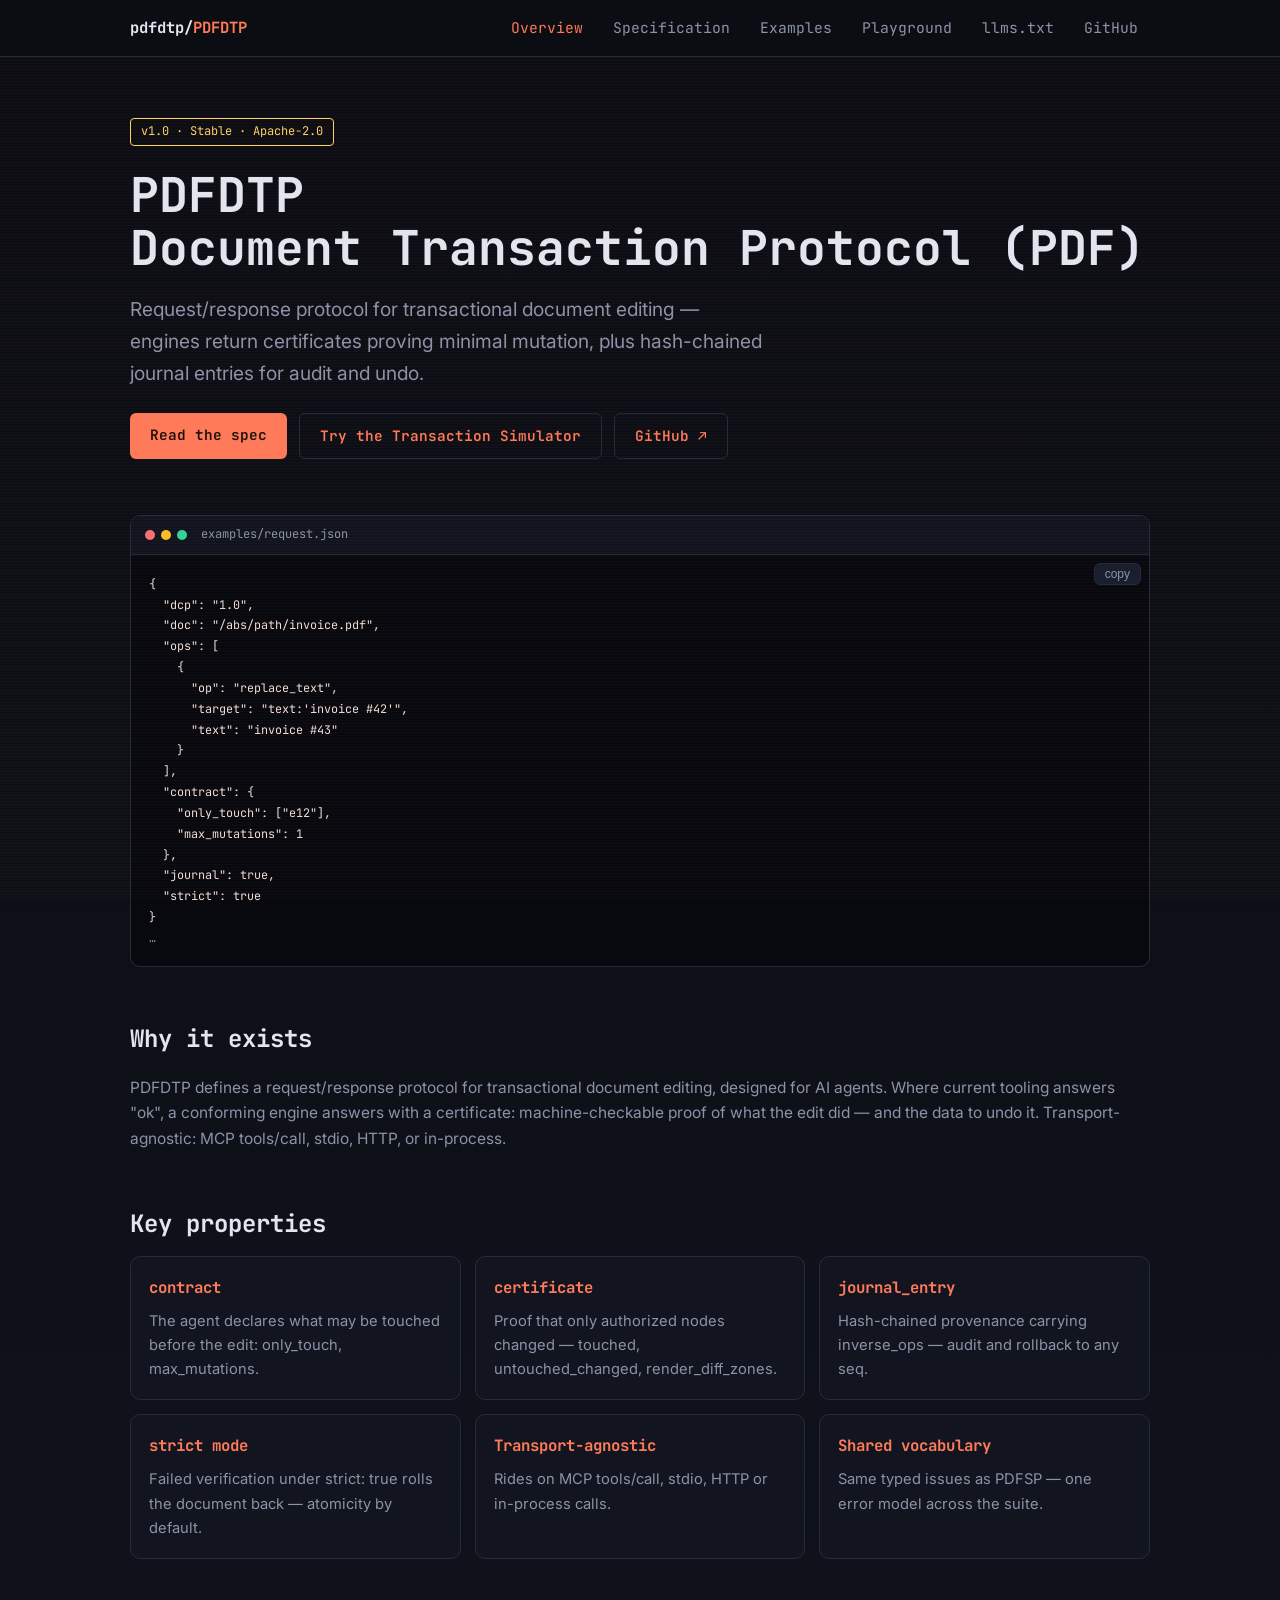
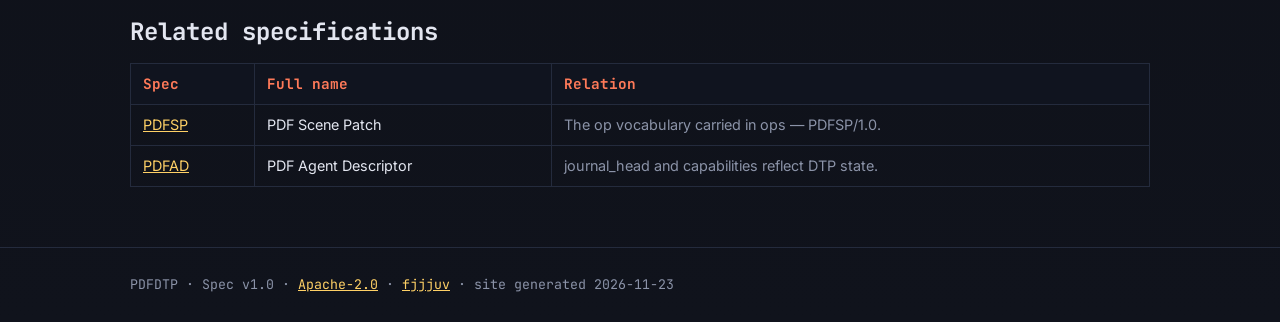
<file: index.html>
<!DOCTYPE html><html lang="en"><head>
<meta charset="utf-8"><meta name="viewport" content="width=device-width,initial-scale=1">
<link rel="icon" href="data:image/svg+xml,%3Csvg xmlns='http://www.w3.org/2000/svg' viewBox='0 0 32 32'%3E%3Crect width='32' height='32' rx='7' fill='%23ff7a59'/%3E%3Ctext x='16' y='22' font-family='monospace' font-size='17' font-weight='bold' text-anchor='middle' fill='%230a0f14'%3EP%3C/text%3E%3C/svg%3E">
<title>Document Transaction Protocol (PDF) — PDFDTP specification</title>
<meta name="description" content="Request/response protocol for transactional document editing — engines return certificates proving minimal mutation, plus hash-chained journal entries for audit and undo.">
<meta name="keywords" content="PDF, transaction protocol, certificate, journal, audit, rollback, AI agents, MCP, specification, pdfdtp">
<meta name="author" content="fjjjuv">
<meta name="robots" content="index,follow,max-image-preview:large">
<meta name="google-site-verification" content="nocbSCyC5NzmpgTq9Kfx1Qlyb-241ZbIsLIIe8kpEl4">
<link rel="canonical" href="https://fjjjuv.github.io/pdfdtp/">
<meta property="og:type" content="article"><meta property="og:title" content="Document Transaction Protocol (PDF) — PDFDTP specification">
<meta property="og:description" content="Request/response protocol for transactional document editing — engines return certificates proving minimal mutation, plus hash-chained journal entries for audit and undo."><meta property="og:url" content="https://fjjjuv.github.io/pdfdtp/">
<meta name="twitter:card" content="summary"><meta name="twitter:title" content="Document Transaction Protocol (PDF) — PDFDTP specification">
<script type="application/ld+json">{"@context":"https://schema.org","@type":"TechArticle","headline":"Document Transaction Protocol (PDF)","description":"Request/response protocol for transactional document editing — engines return certificates proving minimal mutation, plus hash-chained journal entries for audit and undo.","author":{"@type":"Person","name":"fjjjuv","url":"https://github.com/fjjjuv"},"license":"https://www.apache.org/licenses/LICENSE-2.0","codeRepository":"https://github.com/fjjjuv/pdfdtp","version":"1.0","inLanguage":"en"}</script>
<link rel="stylesheet" href="assets/style.css?v=5">
<link rel="preconnect" href="https://fonts.googleapis.com">
<link href="https://fonts.googleapis.com/css2?family=Inter:wght@400;600;700&family=JetBrains+Mono:wght@400;700&display=swap" rel="stylesheet">
</head><body>
<nav><div class="wrap"><a class="brand" href="index.html"><b>pdfdtp/</b>PDFDTP</a><div class="spacer"></div><a class="link active" href="index.html">Overview</a><a class="link" href="spec.html">Specification</a><a class="link" href="examples.html">Examples</a><a class="link" href="playground.html">Playground</a><a class="link" href="llms.txt">llms.txt</a><a class="link" href="https://github.com/fjjjuv/pdfdtp">GitHub</a><button class="burger" aria-label="menu">≡</button></div></nav>
<header class="hero"><div class="wrap">
<div class="kicker" style="display:none"></div>
<div class="badge">v1.0 · Stable · Apache-2.0</div>
<h1>PDFDTP<br><span class="grad">Document Transaction Protocol (PDF)</span></h1>
<p class="lede">Request/response protocol for transactional document editing — engines return certificates proving minimal mutation, plus hash-chained journal entries for audit and undo.</p>
<div class="cta"><a class="btn pri" href="spec.html">Read the spec</a><a class="btn sec" href="playground.html">Try the Transaction Simulator</a><a class="btn sec" href="https://github.com/fjjjuv/pdfdtp">GitHub ↗</a></div>
</div></header>
<section class="wrap"><div class="term"><div class="bar"><span class="dot" style="background:#f87171"></span><span class="dot" style="background:#fbbf24"></span><span class="dot" style="background:#34d399"></span><span style="margin-left:8px">examples/request.json</span></div><pre><code>{
  "dcp": "1.0",
  "doc": "/abs/path/invoice.pdf",
  "ops": [
    {
      "op": "replace_text",
      "target": "text:'invoice #42'",
      "text": "invoice #43"
    }
  ],
  "contract": {
    "only_touch": ["e12"],
    "max_mutations": 1
  },
  "journal": true,
  "strict": true
}&nbsp;
<span class='mut'>…</span></code></pre></div></section>
<section class="wrap"><h2>Why it exists</h2><p class="mut">PDFDTP defines a request/response protocol for transactional document editing, designed for AI agents. Where current tooling answers "ok", a conforming engine answers with a certificate: machine-checkable proof of what the edit did — and the data to undo it. Transport-agnostic: MCP tools/call, stdio, HTTP, or in-process.</p>
<h2>Key properties</h2><div class="grid"><div class="card"><h3>contract</h3><p>The agent declares what may be touched before the edit: only_touch, max_mutations.</p></div><div class="card"><h3>certificate</h3><p>Proof that only authorized nodes changed — touched, untouched_changed, render_diff_zones.</p></div><div class="card"><h3>journal_entry</h3><p>Hash-chained provenance carrying inverse_ops — audit and rollback to any seq.</p></div><div class="card"><h3>strict mode</h3><p>Failed verification under strict: true rolls the document back — atomicity by default.</p></div><div class="card"><h3>Transport-agnostic</h3><p>Rides on MCP tools/call, stdio, HTTP or in-process calls.</p></div><div class="card"><h3>Shared vocabulary</h3><p>Same typed issues as PDFSP — one error model across the suite.</p></div></div></section>
<section class="wrap"><h2>Related specifications</h2><div class="tblwrap"><table><tr><th>Spec</th><th>Full name</th><th>Relation</th></tr><tr><td><a href="https://github.com/fjjjuv/pdfsp">PDFSP</a></td><td>PDF Scene Patch</td><td class="mut">The op vocabulary carried in ops — PDFSP/1.0.</td></tr><tr><td><a href="https://github.com/fjjjuv/pdfad">PDFAD</a></td><td>PDF Agent Descriptor</td><td class="mut">journal_head and capabilities reflect DTP state.</td></tr></table></div>
</section>
<footer><div class="wrap">PDFDTP · Spec v1.0 · <a href="https://github.com/fjjjuv/pdfdtp/blob/main/LICENSE">Apache-2.0</a> · <a href="https://github.com/fjjjuv">fjjjuv</a> · site generated 2026-11-23</div></footer>
<script src="assets/main.js"></script></body></html>
</file>
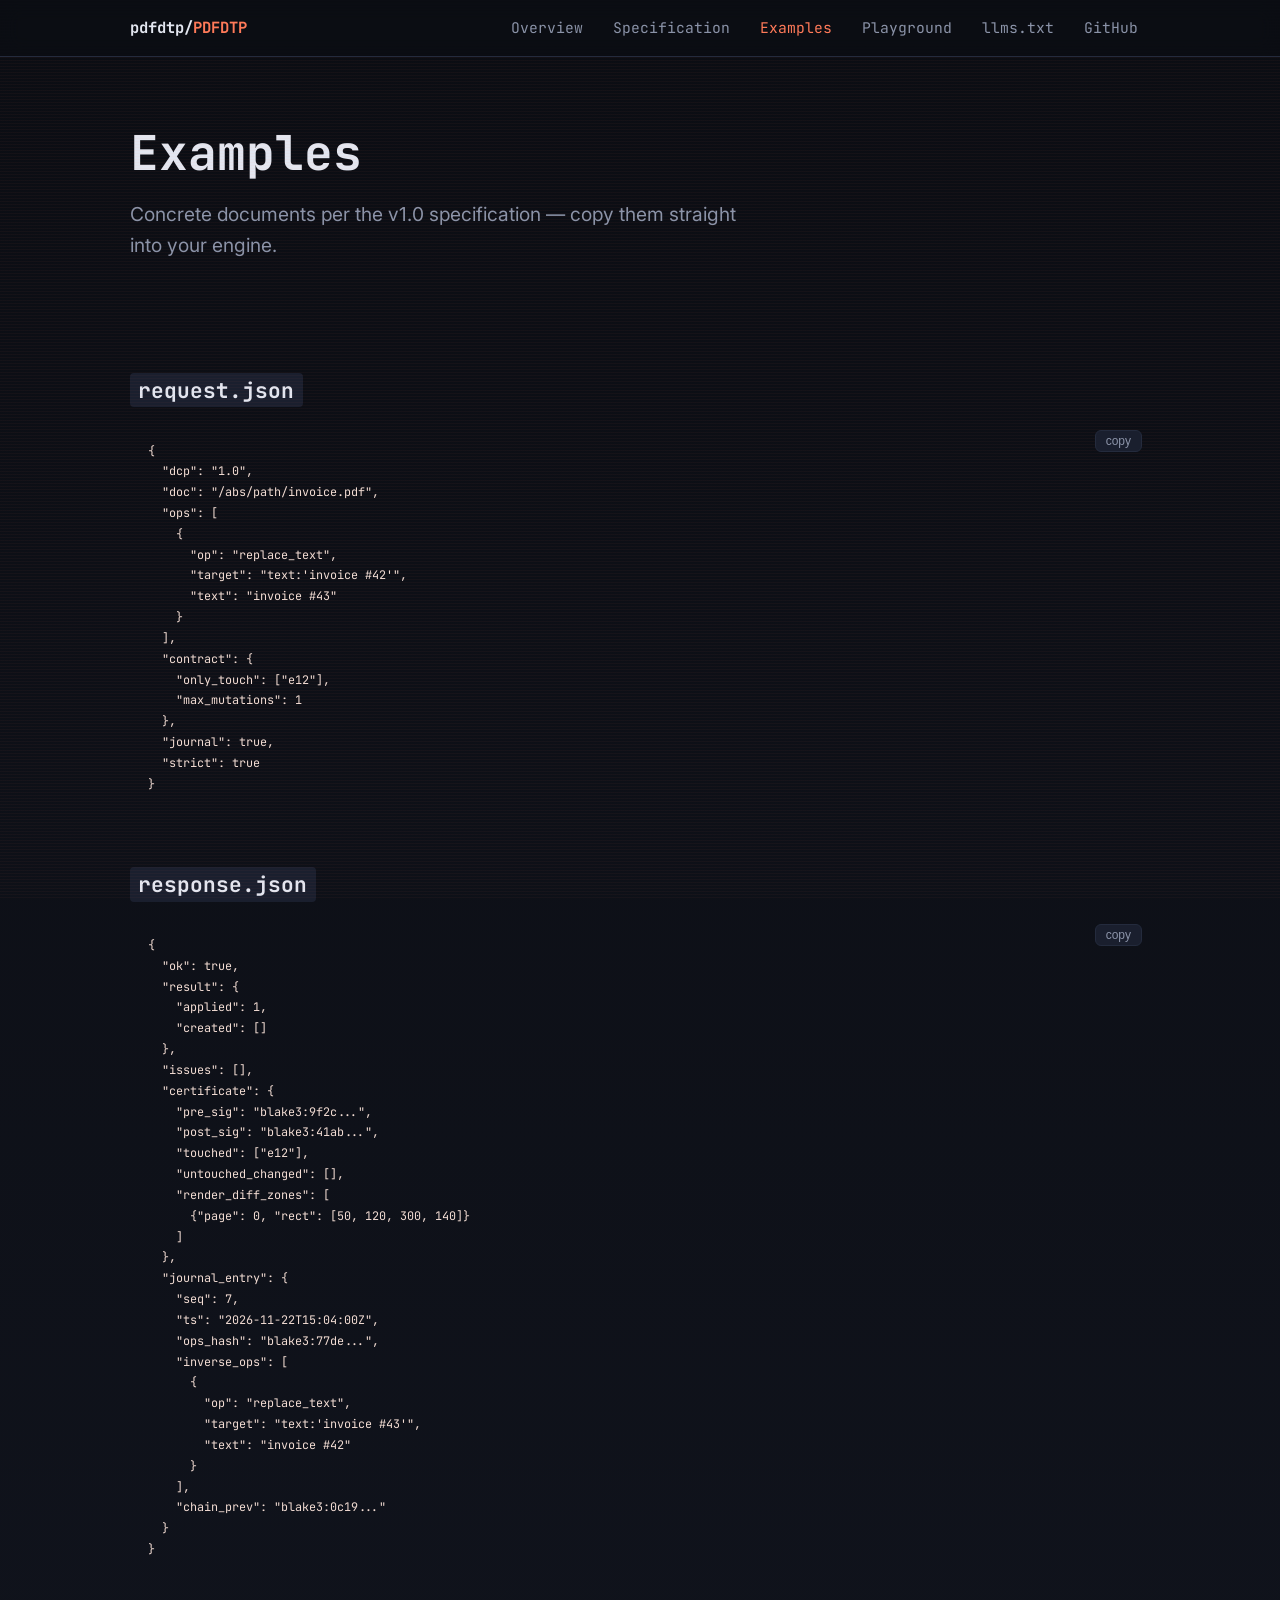
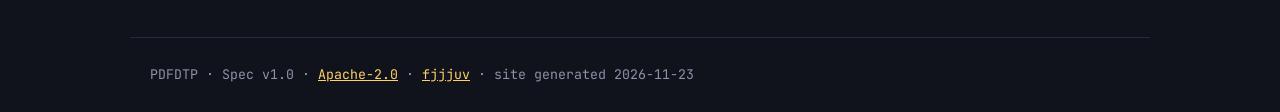
<file: examples.html>
<!DOCTYPE html><html lang="en"><head>
<meta charset="utf-8"><meta name="viewport" content="width=device-width,initial-scale=1">
<link rel="icon" href="data:image/svg+xml,%3Csvg xmlns='http://www.w3.org/2000/svg' viewBox='0 0 32 32'%3E%3Crect width='32' height='32' rx='7' fill='%23ff7a59'/%3E%3Ctext x='16' y='22' font-family='monospace' font-size='17' font-weight='bold' text-anchor='middle' fill='%230a0f14'%3EP%3C/text%3E%3C/svg%3E">
<title>PDFDTP — Examples</title>
<meta name="description" content="Worked examples for PDFDTP Document Transaction Protocol (PDF).">
<meta name="keywords" content="PDF, transaction protocol, certificate, journal, audit, rollback, AI agents, MCP, specification, pdfdtp">
<meta name="author" content="fjjjuv">
<meta name="robots" content="index,follow,max-image-preview:large">
<meta name="google-site-verification" content="nocbSCyC5NzmpgTq9Kfx1Qlyb-241ZbIsLIIe8kpEl4">
<link rel="canonical" href="https://fjjjuv.github.io/pdfdtp/">
<meta property="og:type" content="article"><meta property="og:title" content="PDFDTP — Examples">
<meta property="og:description" content="Worked examples for PDFDTP Document Transaction Protocol (PDF)."><meta property="og:url" content="https://fjjjuv.github.io/pdfdtp/">
<meta name="twitter:card" content="summary"><meta name="twitter:title" content="PDFDTP — Examples">
<script type="application/ld+json">{"@context":"https://schema.org","@type":"TechArticle","headline":"Document Transaction Protocol (PDF)","description":"Worked examples for PDFDTP Document Transaction Protocol (PDF).","author":{"@type":"Person","name":"fjjjuv","url":"https://github.com/fjjjuv"},"license":"https://www.apache.org/licenses/LICENSE-2.0","codeRepository":"https://github.com/fjjjuv/pdfdtp","version":"1.0","inLanguage":"en"}</script>
<link rel="stylesheet" href="assets/style.css?v=5">
<link rel="preconnect" href="https://fonts.googleapis.com">
<link href="https://fonts.googleapis.com/css2?family=Inter:wght@400;600;700&family=JetBrains+Mono:wght@400;700&display=swap" rel="stylesheet">
</head><body>
<nav><div class="wrap"><a class="brand" href="index.html"><b>pdfdtp/</b>PDFDTP</a><div class="spacer"></div><a class="link" href="index.html">Overview</a><a class="link" href="spec.html">Specification</a><a class="link active" href="examples.html">Examples</a><a class="link" href="playground.html">Playground</a><a class="link" href="llms.txt">llms.txt</a><a class="link" href="https://github.com/fjjjuv/pdfdtp">GitHub</a><button class="burger" aria-label="menu">≡</button></div></nav>
<div class="wrap"><header class="hero"><h1>Examples</h1><p class="lede">Concrete documents per the v1.0 specification — copy them straight into your engine.</p></header>
<h2><code>request.json</code></h2><pre><code class="language-json">{
  "dcp": "1.0",
  "doc": "/abs/path/invoice.pdf",
  "ops": [
    {
      "op": "replace_text",
      "target": "text:'invoice #42'",
      "text": "invoice #43"
    }
  ],
  "contract": {
    "only_touch": ["e12"],
    "max_mutations": 1
  },
  "journal": true,
  "strict": true
}
</code></pre><h2><code>response.json</code></h2><pre><code class="language-json">{
  "ok": true,
  "result": {
    "applied": 1,
    "created": []
  },
  "issues": [],
  "certificate": {
    "pre_sig": "blake3:9f2c...",
    "post_sig": "blake3:41ab...",
    "touched": ["e12"],
    "untouched_changed": [],
    "render_diff_zones": [
      {"page": 0, "rect": [50, 120, 300, 140]}
    ]
  },
  "journal_entry": {
    "seq": 7,
    "ts": "2026-11-22T15:04:00Z",
    "ops_hash": "blake3:77de...",
    "inverse_ops": [
      {
        "op": "replace_text",
        "target": "text:'invoice #43'",
        "text": "invoice #42"
      }
    ],
    "chain_prev": "blake3:0c19..."
  }
}
</code></pre>
<footer><div class="wrap">PDFDTP · Spec v1.0 · <a href="https://github.com/fjjjuv/pdfdtp/blob/main/LICENSE">Apache-2.0</a> · <a href="https://github.com/fjjjuv">fjjjuv</a> · site generated 2026-11-23</div></footer>
<script src="assets/main.js"></script></body></html>
</file>
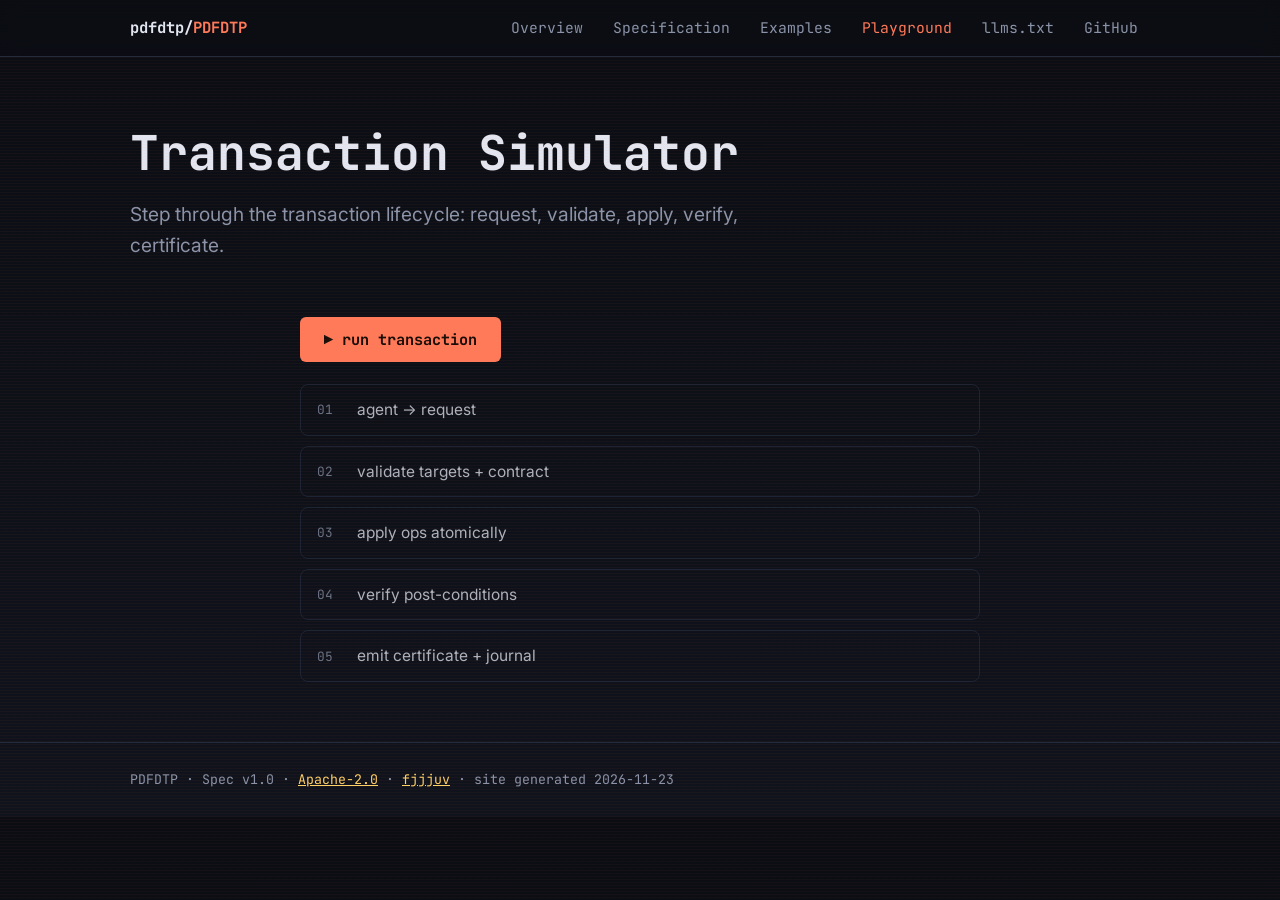
<file: playground.html>
<!DOCTYPE html><html lang="en"><head>
<meta charset="utf-8"><meta name="viewport" content="width=device-width,initial-scale=1">
<link rel="icon" href="data:image/svg+xml,%3Csvg xmlns='http://www.w3.org/2000/svg' viewBox='0 0 32 32'%3E%3Crect width='32' height='32' rx='7' fill='%23ff7a59'/%3E%3Ctext x='16' y='22' font-family='monospace' font-size='17' font-weight='bold' text-anchor='middle' fill='%230a0f14'%3EP%3C/text%3E%3C/svg%3E">
<title>PDFDTP — Transaction Simulator</title>
<meta name="description" content="Step through the transaction lifecycle: request, validate, apply, verify, certificate.">
<meta name="keywords" content="PDF, transaction protocol, certificate, journal, audit, rollback, AI agents, MCP, specification, pdfdtp">
<meta name="author" content="fjjjuv">
<meta name="robots" content="index,follow,max-image-preview:large">
<meta name="google-site-verification" content="nocbSCyC5NzmpgTq9Kfx1Qlyb-241ZbIsLIIe8kpEl4">
<link rel="canonical" href="https://fjjjuv.github.io/pdfdtp/">
<meta property="og:type" content="article"><meta property="og:title" content="PDFDTP — Transaction Simulator">
<meta property="og:description" content="Step through the transaction lifecycle: request, validate, apply, verify, certificate."><meta property="og:url" content="https://fjjjuv.github.io/pdfdtp/">
<meta name="twitter:card" content="summary"><meta name="twitter:title" content="PDFDTP — Transaction Simulator">
<script type="application/ld+json">{"@context":"https://schema.org","@type":"TechArticle","headline":"Document Transaction Protocol (PDF)","description":"Step through the transaction lifecycle: request, validate, apply, verify, certificate.","author":{"@type":"Person","name":"fjjjuv","url":"https://github.com/fjjjuv"},"license":"https://www.apache.org/licenses/LICENSE-2.0","codeRepository":"https://github.com/fjjjuv/pdfdtp","version":"1.0","inLanguage":"en"}</script>
<link rel="stylesheet" href="assets/style.css?v=5">
<link rel="preconnect" href="https://fonts.googleapis.com">
<link href="https://fonts.googleapis.com/css2?family=Inter:wght@400;600;700&family=JetBrains+Mono:wght@400;700&display=swap" rel="stylesheet">
</head><body>
<nav><div class="wrap"><a class="brand" href="index.html"><b>pdfdtp/</b>PDFDTP</a><div class="spacer"></div><a class="link" href="index.html">Overview</a><a class="link" href="spec.html">Specification</a><a class="link" href="examples.html">Examples</a><a class="link active" href="playground.html">Playground</a><a class="link" href="llms.txt">llms.txt</a><a class="link" href="https://github.com/fjjjuv/pdfdtp">GitHub</a><button class="burger" aria-label="menu">≡</button></div></nav>
<div class="wrap"><header class="hero"><h1>Transaction Simulator</h1><p class="lede">Step through the transaction lifecycle: request, validate, apply, verify, certificate.</p></header></div>
<section class="wrap" style="max-width:720px">
<button class="run" id="run">▶ run transaction</button>
<div class="flow"></div>
<div class="cert card"><h3>certificate + journal_entry</h3><pre><code id="resp" class="language-json"></code></pre></div></section>
<script src="assets/main.js"></script>
<script src="assets/play.js"></script>
<footer><div class="wrap">PDFDTP · Spec v1.0 · <a href="https://github.com/fjjjuv/pdfdtp/blob/main/LICENSE">Apache-2.0</a> · <a href="https://github.com/fjjjuv">fjjjuv</a> · site generated 2026-11-23</div></footer>
<script src="assets/main.js"></script></body></html>
</file>
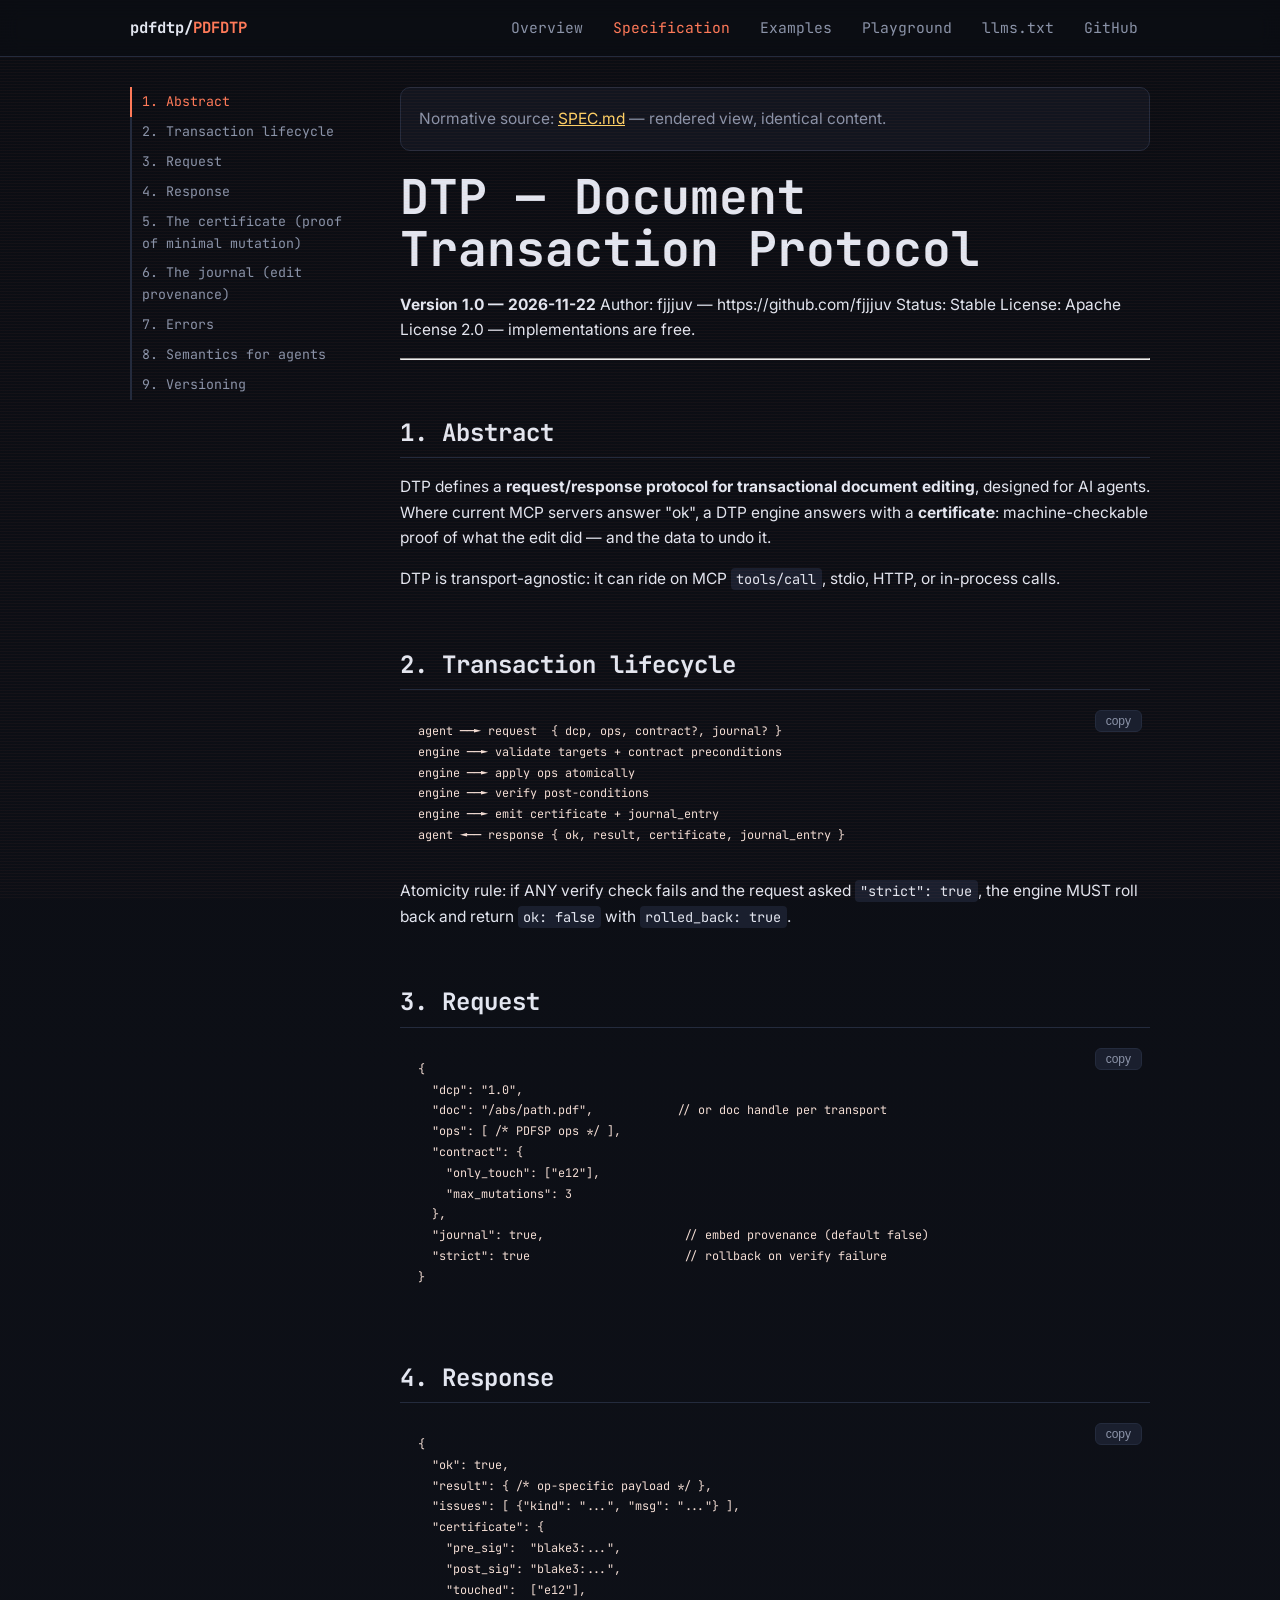
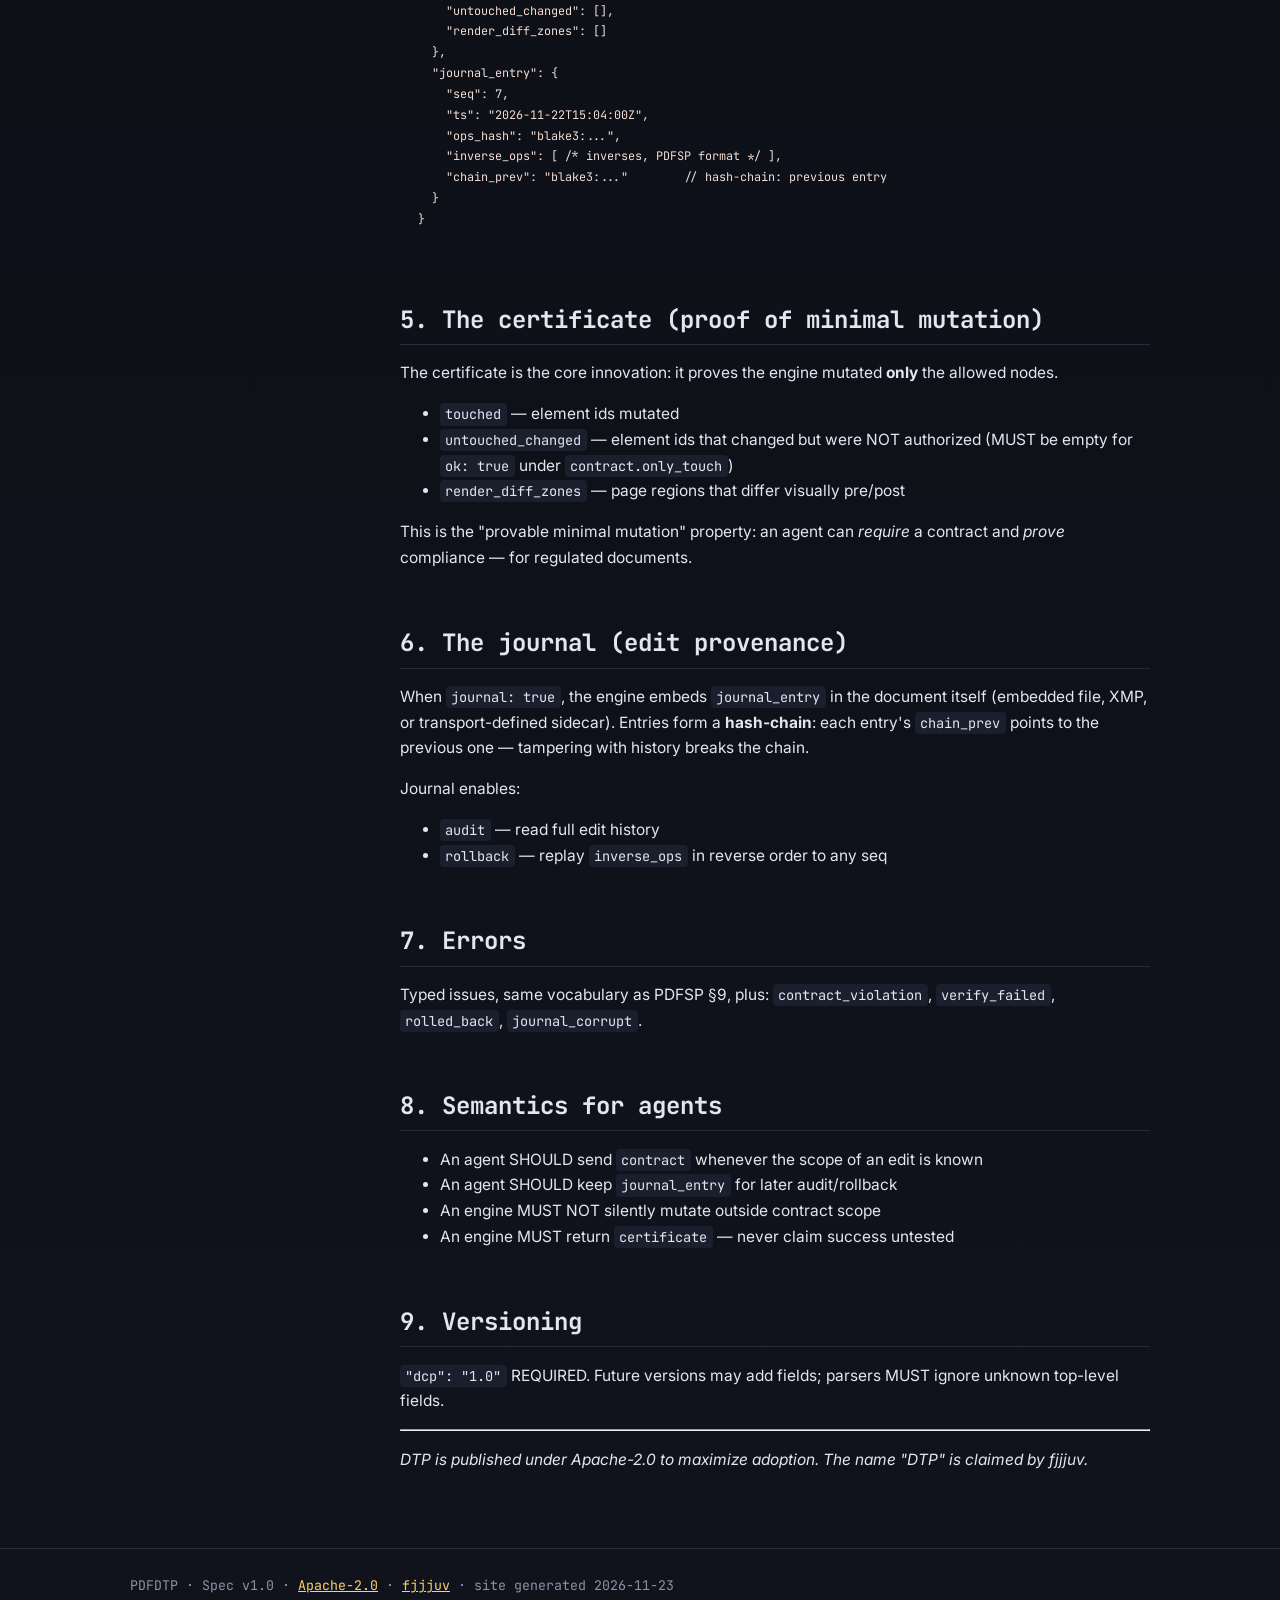
<file: spec.html>
<!DOCTYPE html><html lang="en"><head>
<meta charset="utf-8"><meta name="viewport" content="width=device-width,initial-scale=1">
<link rel="icon" href="data:image/svg+xml,%3Csvg xmlns='http://www.w3.org/2000/svg' viewBox='0 0 32 32'%3E%3Crect width='32' height='32' rx='7' fill='%23ff7a59'/%3E%3Ctext x='16' y='22' font-family='monospace' font-size='17' font-weight='bold' text-anchor='middle' fill='%230a0f14'%3EP%3C/text%3E%3C/svg%3E">
<title>PDFDTP — Specification v1.0</title>
<meta name="description" content="Request/response protocol for transactional document editing — engines return certificates proving minimal mutation, plus hash-chained journal entries for audit and undo.">
<meta name="keywords" content="PDF, transaction protocol, certificate, journal, audit, rollback, AI agents, MCP, specification, pdfdtp">
<meta name="author" content="fjjjuv">
<meta name="robots" content="index,follow,max-image-preview:large">
<meta name="google-site-verification" content="nocbSCyC5NzmpgTq9Kfx1Qlyb-241ZbIsLIIe8kpEl4">
<link rel="canonical" href="https://fjjjuv.github.io/pdfdtp/">
<meta property="og:type" content="article"><meta property="og:title" content="PDFDTP — Specification v1.0">
<meta property="og:description" content="Request/response protocol for transactional document editing — engines return certificates proving minimal mutation, plus hash-chained journal entries for audit and undo."><meta property="og:url" content="https://fjjjuv.github.io/pdfdtp/">
<meta name="twitter:card" content="summary"><meta name="twitter:title" content="PDFDTP — Specification v1.0">
<script type="application/ld+json">{"@context":"https://schema.org","@type":"TechArticle","headline":"Document Transaction Protocol (PDF)","description":"Request/response protocol for transactional document editing — engines return certificates proving minimal mutation, plus hash-chained journal entries for audit and undo.","author":{"@type":"Person","name":"fjjjuv","url":"https://github.com/fjjjuv"},"license":"https://www.apache.org/licenses/LICENSE-2.0","codeRepository":"https://github.com/fjjjuv/pdfdtp","version":"1.0","inLanguage":"en"}</script>
<link rel="stylesheet" href="assets/style.css?v=5">
<link rel="preconnect" href="https://fonts.googleapis.com">
<link href="https://fonts.googleapis.com/css2?family=Inter:wght@400;600;700&family=JetBrains+Mono:wght@400;700&display=swap" rel="stylesheet">
</head><body>
<nav><div class="wrap"><a class="brand" href="index.html"><b>pdfdtp/</b>PDFDTP</a><div class="spacer"></div><a class="link" href="index.html">Overview</a><a class="link active" href="spec.html">Specification</a><a class="link" href="examples.html">Examples</a><a class="link" href="playground.html">Playground</a><a class="link" href="llms.txt">llms.txt</a><a class="link" href="https://github.com/fjjjuv/pdfdtp">GitHub</a><button class="burger" aria-label="menu">≡</button></div></nav>
<div class="wrap layout">
<aside class="toc"></aside>
<article>
<div class="card mut" style="margin-bottom:20px">Normative source: <a href="https://github.com/fjjjuv/pdfdtp/blob/main/SPEC.md">SPEC.md</a> — rendered view, identical content.</div>
<h1 id="dtp-document-transaction-protocol">DTP — Document Transaction Protocol</h1>
<p><strong>Version 1.0 — 2026-11-22</strong>
Author: fjjjuv — https://github.com/fjjjuv
Status: Stable
License: Apache License 2.0 — implementations are free.</p>
<hr />
<h2 id="1-abstract">1. Abstract</h2>
<p>DTP defines a <strong>request/response protocol for transactional document
editing</strong>, designed for AI agents. Where current MCP servers answer "ok",
a DTP engine answers with a <strong>certificate</strong>: machine-checkable proof of
what the edit did — and the data to undo it.</p>
<p>DTP is transport-agnostic: it can ride on MCP <code>tools/call</code>, stdio,
HTTP, or in-process calls.</p>
<h2 id="2-transaction-lifecycle">2. Transaction lifecycle</h2>
<pre><code>agent ──► request  { dcp, ops, contract?, journal? }
engine ──► validate targets + contract preconditions
engine ──► apply ops atomically
engine ──► verify post-conditions
engine ──► emit certificate + journal_entry
agent ◄── response { ok, result, certificate, journal_entry }
</code></pre>
<p>Atomicity rule: if ANY verify check fails and the request asked
<code>"strict": true</code>, the engine MUST roll back and return
<code>ok: false</code> with <code>rolled_back: true</code>.</p>
<h2 id="3-request">3. Request</h2>
<pre><code class="language-json">{
  &quot;dcp&quot;: &quot;1.0&quot;,
  &quot;doc&quot;: &quot;/abs/path.pdf&quot;,            // or doc handle per transport
  &quot;ops&quot;: [ /* PDFSP ops */ ],
  &quot;contract&quot;: {
    &quot;only_touch&quot;: [&quot;e12&quot;],
    &quot;max_mutations&quot;: 3
  },
  &quot;journal&quot;: true,                    // embed provenance (default false)
  &quot;strict&quot;: true                      // rollback on verify failure
}
</code></pre>
<h2 id="4-response">4. Response</h2>
<pre><code class="language-json">{
  &quot;ok&quot;: true,
  &quot;result&quot;: { /* op-specific payload */ },
  &quot;issues&quot;: [ {&quot;kind&quot;: &quot;...&quot;, &quot;msg&quot;: &quot;...&quot;} ],
  &quot;certificate&quot;: {
    &quot;pre_sig&quot;:  &quot;blake3:...&quot;,
    &quot;post_sig&quot;: &quot;blake3:...&quot;,
    &quot;touched&quot;:  [&quot;e12&quot;],
    &quot;untouched_changed&quot;: [],
    &quot;render_diff_zones&quot;: []
  },
  &quot;journal_entry&quot;: {
    &quot;seq&quot;: 7,
    &quot;ts&quot;: &quot;2026-11-22T15:04:00Z&quot;,
    &quot;ops_hash&quot;: &quot;blake3:...&quot;,
    &quot;inverse_ops&quot;: [ /* inverses, PDFSP format */ ],
    &quot;chain_prev&quot;: &quot;blake3:...&quot;        // hash-chain: previous entry
  }
}
</code></pre>
<h2 id="5-the-certificate-proof-of-minimal-mutation">5. The certificate (proof of minimal mutation)</h2>
<p>The certificate is the core innovation: it proves the engine mutated
<strong>only</strong> the allowed nodes.</p>
<ul>
<li><code>touched</code> — element ids mutated</li>
<li><code>untouched_changed</code> — element ids that changed but were NOT authorized
  (MUST be empty for <code>ok: true</code> under <code>contract.only_touch</code>)</li>
<li><code>render_diff_zones</code> — page regions that differ visually pre/post</li>
</ul>
<p>This is the "provable minimal mutation" property: an agent can <em>require</em>
a contract and <em>prove</em> compliance — for regulated documents.</p>
<h2 id="6-the-journal-edit-provenance">6. The journal (edit provenance)</h2>
<p>When <code>journal: true</code>, the engine embeds <code>journal_entry</code> in the document
itself (embedded file, XMP, or transport-defined sidecar). Entries form
a <strong>hash-chain</strong>: each entry's <code>chain_prev</code> points to the previous one —
tampering with history breaks the chain.</p>
<p>Journal enables:</p>
<ul>
<li><code>audit</code> — read full edit history</li>
<li><code>rollback</code> — replay <code>inverse_ops</code> in reverse order to any seq</li>
</ul>
<h2 id="7-errors">7. Errors</h2>
<p>Typed issues, same vocabulary as PDFSP §9, plus:
<code>contract_violation</code>, <code>verify_failed</code>, <code>rolled_back</code>, <code>journal_corrupt</code>.</p>
<h2 id="8-semantics-for-agents">8. Semantics for agents</h2>
<ul>
<li>An agent SHOULD send <code>contract</code> whenever the scope of an edit is known</li>
<li>An agent SHOULD keep <code>journal_entry</code> for later audit/rollback</li>
<li>An engine MUST NOT silently mutate outside contract scope</li>
<li>An engine MUST return <code>certificate</code> — never claim success untested</li>
</ul>
<h2 id="9-versioning">9. Versioning</h2>
<p><code>"dcp": "1.0"</code> REQUIRED. Future versions may add fields; parsers MUST
ignore unknown top-level fields.</p>
<hr />
<p><em>DTP is published under Apache-2.0 to maximize adoption. The name "DTP"
is claimed by fjjjuv.</em></p>
</article></div>
<footer><div class="wrap">PDFDTP · Spec v1.0 · <a href="https://github.com/fjjjuv/pdfdtp/blob/main/LICENSE">Apache-2.0</a> · <a href="https://github.com/fjjjuv">fjjjuv</a> · site generated 2026-11-23</div></footer>
<script src="assets/main.js"></script></body></html>
</file>
<file: assets/style.css>
:root{
  --bg:#0b0d13; --card:#12151f; --bd:#242b3d; --fg:#e3e6f0; --mut:#8b93a8;
  --acc:#ff7a59; --acc2:#ffd166; --err:#f87171;
  --mono:'JetBrains Mono',ui-monospace,SFMono-Regular,Menlo,Consolas,monospace;
}
*{box-sizing:border-box}
body{margin:0;font:15.5px/1.65 'Inter',-apple-system,Segoe UI,Roboto,sans-serif;color:var(--fg);
  background:linear-gradient(180deg,#0b0d13 0%,#10131c 100%)}
body::before{content:"";position:fixed;inset:0;pointer-events:none;opacity:.04;
  background:repeating-linear-gradient(0deg,transparent 0 2px,#ff7a59 2px 3px)}
a{color:var(--acc2)}a:visited{color:#eab308}a:hover{filter:brightness(1.15)}
.wrap{max-width:1060px;margin:0 auto;padding:0 20px}
nav{position:sticky;top:0;z-index:50;background:rgba(11,13,19,.85);backdrop-filter:blur(10px);border-bottom:1px solid var(--bd)}
nav .wrap{display:flex;align-items:center;gap:6px;height:56px}
.brand{font-family:var(--mono);font-weight:700;color:var(--acc);text-decoration:none}
.brand b{color:var(--fg)}
nav a.link{color:var(--mut);text-decoration:none;padding:6px 12px;border-radius:6px;font-size:.92rem;font-family:var(--mono)}
nav a.link:hover{color:var(--acc)}nav a.link.active{color:var(--acc)}
.spacer{flex:1}
.burger{display:none;background:none;border:1px solid var(--bd);border-radius:6px;color:var(--fg);font-size:1.2rem;padding:4px 10px;cursor:pointer}
.hero{padding:60px 0 36px}
.prompt{font-family:var(--mono);color:var(--acc);font-size:.85rem;margin-bottom:10px}
.badge{display:inline-block;font-family:var(--mono);font-size:.75rem;color:var(--acc2);border:1px solid var(--acc2);border-radius:4px;padding:3px 10px;margin-bottom:14px}
h1{font-size:clamp(2rem,5vw,3rem);line-height:1.1;margin:.2em 0;font-family:var(--mono)}
h1 .acc{color:var(--acc)}
.lede{color:var(--mut);font-size:clamp(1rem,2.4vw,1.2rem);max-width:640px}
.cta{display:flex;gap:12px;margin-top:24px;flex-wrap:wrap}
.btn{display:inline-block;padding:10px 20px;border-radius:6px;text-decoration:none;font-family:var(--mono);font-weight:600;font-size:.9rem;transition:.15s}
.btn.pri{background:var(--acc);color:#1a0d08}
.btn.sec{border:1px solid var(--bd);color:var(--acc)}
.btn:hover{transform:translateY(-2px)}
.grid{display:grid;gap:14px;grid-template-columns:repeat(auto-fit,minmax(250px,1fr))}
.card{background:var(--card);border:1px solid var(--bd);border-radius:10px;padding:18px}
.card h3{margin:0 0 8px;font-size:.98rem;color:var(--acc);font-family:var(--mono)}
.card p{margin:0;color:var(--mut);font-size:.92rem}
.term{background:#07090f;border:1px solid var(--bd);border-radius:10px;overflow:hidden;margin:20px 0}
.term .bar{display:flex;align-items:center;gap:6px;padding:9px 14px;background:#10141f;border-bottom:1px solid var(--bd);font-family:var(--mono);font-size:.75rem;color:var(--mut)}
.term .dot{width:10px;height:10px;border-radius:50%}
pre{margin:0;padding:18px;overflow:auto;font-size:.84rem;line-height:1.55;color:#f2dcd3}
code,pre{font-family:var(--mono)}
code{background:#1a1f2e;padding:.15em .4em;border-radius:4px;font-size:.88em}
pre code{background:none;padding:0}
h2{font-size:1.5rem;margin:2.2em 0 .5em;font-family:var(--mono)}
.mut{color:var(--mut)}
.tblwrap{overflow-x:auto}
table{border-collapse:collapse;width:100%;font-size:.9rem}
td,th{border:1px solid var(--bd);padding:8px 12px;text-align:left;vertical:top}
th{background:#10141f;color:var(--acc);font-family:var(--mono)}
footer{margin-top:60px;border-top:1px solid var(--bd);padding:26px 0;color:var(--mut);font-size:.83rem;font-family:var(--mono)}
.layout{display:grid;grid-template-columns:230px minmax(0,1fr);gap:40px;padding-top:30px}
article{min-width:0}
article table{display:block;overflow-x:auto}
article img{max-width:100%;height:auto}
.toc{position:sticky;top:76px;align-self:start;max-height:calc(100vh - 96px);overflow:auto;font-size:.83rem;font-family:var(--mono)}
.toc a{display:block;color:var(--mut);text-decoration:none;padding:4px 10px;border-left:2px solid var(--bd)}
.toc a.on{color:var(--acc);border-left-color:var(--acc)}
.toc a.l3{padding-left:24px;font-size:.8rem}
article h2{border-bottom:1px solid var(--bd);padding-bottom:.3rem}
article a{color:var(--acc2)}
.copy{position:relative}
.copy button{position:absolute;top:8px;right:8px;background:#1a1f2e;border:1px solid var(--bd);color:var(--mut);border-radius:6px;padding:3px 10px;font-size:.75rem;cursor:pointer}
.copy button:hover{color:var(--fg)}
.flow{display:flex;flex-direction:column;gap:10px;margin:22px 0}
.fstep{display:flex;align-items:center;gap:14px;border:1px solid var(--bd);border-radius:8px;padding:12px 16px;transition:.35s;opacity:.75}
.fstep .n{font-family:var(--mono);color:var(--mut);font-size:.8rem;min-width:26px}
.fstep.on{opacity:1;border-color:var(--acc);box-shadow:0 0 16px #ff7a5929}
.fstep.on .n{color:var(--acc)}
.cert{border:1px solid var(--acc);border-radius:10px;padding:16px;margin-top:16px;display:none}
.cert.show{display:block;animation:pop .4s}
@keyframes pop{from{opacity:0;transform:translateY(8px)}to{opacity:1}}
button.run{background:var(--acc);border:none;color:#1a0d08;font-family:var(--mono);font-weight:700;padding:12px 24px;border-radius:6px;cursor:pointer;font-size:.95rem}
button.run:disabled{opacity:.5;cursor:default}
@media (max-width:820px){
  .layout{grid-template-columns:minmax(0,1fr)}
  .toc{position:static;max-height:none}
  nav a.link{display:none}
  nav.open .wrap{flex-wrap:wrap;padding:8px 0;height:auto}
  nav.open a.link{display:block;width:100%}
  .burger{display:block}
}
</file>
